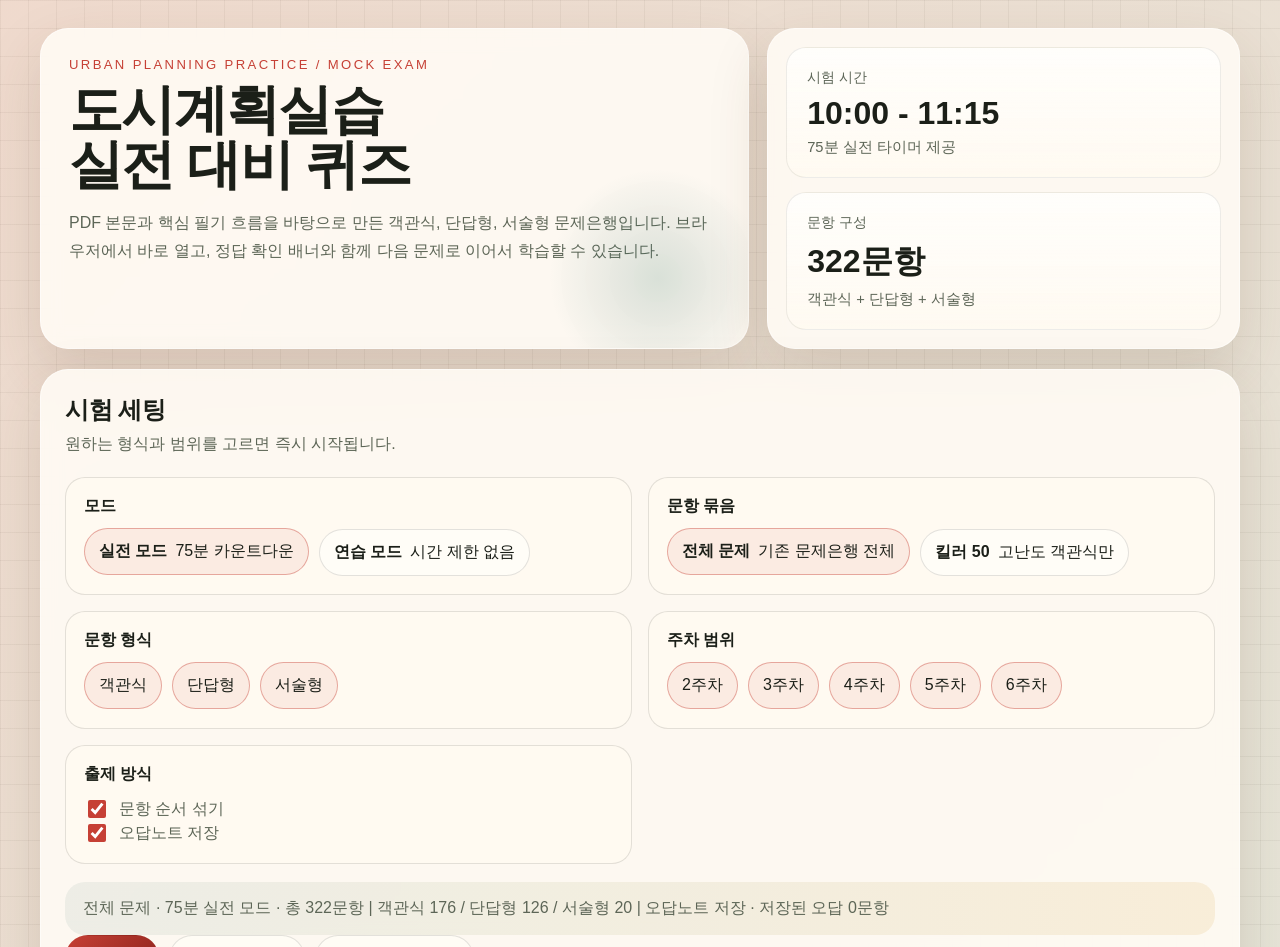
<file: index.html>
<!doctype html>
<html lang="ko">
<head>
  <meta charset="utf-8">
  <meta http-equiv="refresh" content="0; url=quiz-app/index.html">
  <meta name="viewport" content="width=device-width, initial-scale=1">
  <title>도시계획실습 퀴즈</title>
</head>
<body>
  <p><a href="quiz-app/index.html">도시계획실습 퀴즈 열기</a></p>
</body>
</html>
</file>
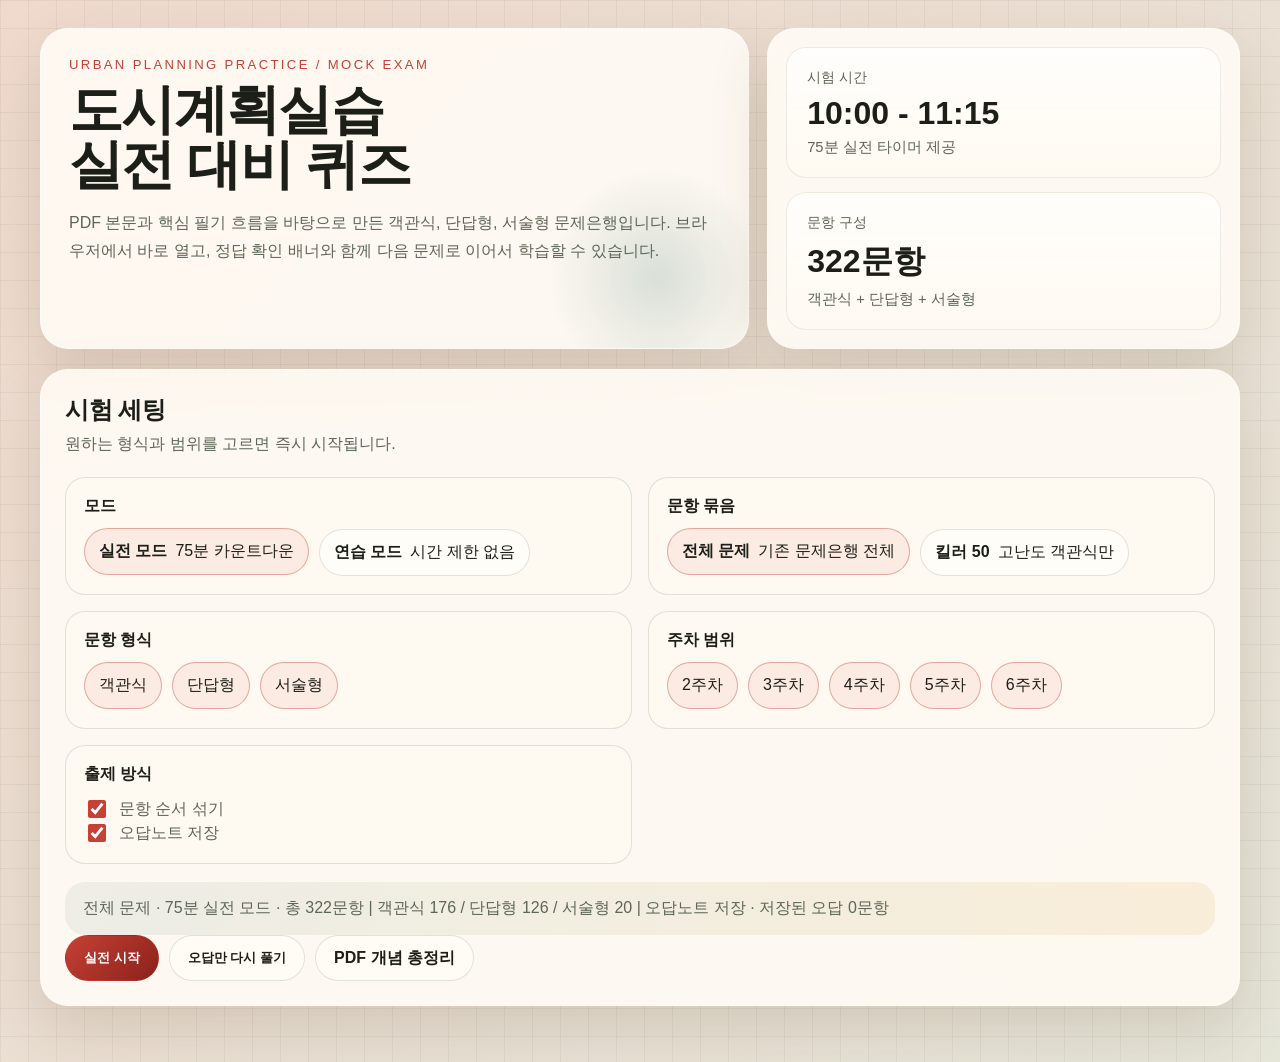
<file: quiz-app/index.html>
<!doctype html>
<html lang="ko">
<head>
  <meta charset="utf-8">
  <meta name="viewport" content="width=device-width, initial-scale=1">
  <title>도시계획실습 시험 대비 퀴즈</title>
  <link rel="stylesheet" href="./styles.css">
</head>
<body>
  <div class="page-shell">
    <header class="hero">
      <div class="hero__copy">
        <p class="eyebrow">Urban Planning Practice / Mock Exam</p>
        <h1>도시계획실습<br>실전 대비 퀴즈</h1>
        <p class="hero__text">
          PDF 본문과 핵심 필기 흐름을 바탕으로 만든 객관식, 단답형, 서술형 문제은행입니다.
          브라우저에서 바로 열고, 정답 확인 배너와 함께 다음 문제로 이어서 학습할 수 있습니다.
        </p>
      </div>
      <div class="hero__stats">
        <div class="stat-card">
          <span class="stat-card__label">시험 시간</span>
          <strong class="stat-card__value">10:00 - 11:15</strong>
          <span class="stat-card__sub">75분 실전 타이머 제공</span>
        </div>
        <div class="stat-card">
          <span class="stat-card__label">문항 구성</span>
          <strong class="stat-card__value" id="bankCount">로딩 중...</strong>
          <span class="stat-card__sub">객관식 + 단답형 + 서술형</span>
        </div>
      </div>
    </header>

    <main class="layout">
      <section class="panel panel--setup" id="setupPanel">
        <div class="panel__head">
          <h2>시험 세팅</h2>
          <p>원하는 형식과 범위를 고르면 즉시 시작됩니다.</p>
        </div>

        <div class="setup-grid">
          <div class="setup-group">
            <h3>모드</h3>
            <div class="chip-row" id="modeChips"></div>
          </div>

          <div class="setup-group">
            <h3>문항 묶음</h3>
            <div class="chip-row" id="bankScopeChips"></div>
          </div>

          <div class="setup-group">
            <h3>문항 형식</h3>
            <div class="toggle-grid" id="typeToggles"></div>
          </div>

          <div class="setup-group">
            <h3>주차 범위</h3>
            <div class="toggle-grid" id="weekToggles"></div>
          </div>

          <div class="setup-group">
            <h3>출제 방식</h3>
            <label class="switch">
              <input type="checkbox" id="shuffleToggle" checked>
              <span>문항 순서 섞기</span>
            </label>
            <label class="switch">
              <input type="checkbox" id="repeatWrongToggle" checked>
              <span>오답노트 저장</span>
            </label>
          </div>
        </div>

        <div class="setup-summary" id="setupSummary"></div>

        <div class="button-row">
          <button class="button button--primary" id="startButton">실전 시작</button>
          <button class="button button--ghost" id="startWrongOnlyButton">오답만 다시 풀기</button>
          <a class="button button--ghost" href="./concepts.html">PDF 개념 총정리</a>
        </div>
      </section>

      <section class="panel panel--quiz is-hidden" id="quizPanel">
        <div class="progress-head">
          <div class="progress-meta">
            <span class="progress-meta__label" id="progressLabel">0 / 0</span>
            <h2 id="questionTitle">문제를 불러오는 중입니다.</h2>
            <p id="questionMeta">-</p>
          </div>
          <div class="progress-tools">
            <div class="timer" id="timer">연습 모드</div>
            <button class="button button--ghost button--small" id="quitButton">중단</button>
          </div>
        </div>

        <div class="progress-bar">
          <div class="progress-bar__fill" id="progressFill"></div>
        </div>

        <article class="question-card" id="questionCard">
          <div class="question-card__type" id="questionType">객관식</div>
          <div class="question-card__body">
            <p class="question-card__prompt" id="questionPrompt"></p>
            <div class="question-card__choices" id="questionChoices"></div>
            <div class="question-card__input-wrap is-hidden" id="textAnswerWrap">
              <label class="visually-hidden" for="textAnswer">답안</label>
              <input id="textAnswer" class="text-answer" type="text" autocomplete="off" placeholder="답을 입력하세요">
            </div>
            <div class="question-card__input-wrap is-hidden" id="essayAnswerWrap">
              <label class="visually-hidden" for="essayAnswer">서술 답안</label>
              <textarea id="essayAnswer" class="essay-answer" placeholder="핵심 개념의 흐름을 적어보세요"></textarea>
            </div>
          </div>

          <div class="question-card__actions">
            <button class="button button--primary is-hidden" id="submitButton">정답 확인</button>
            <a class="button button--ghost is-hidden" id="sourceLink">개념 총정리 보기</a>
          </div>

          <div class="answer-panel is-hidden" id="answerPanel">
            <div class="answer-panel__badge" id="answerBadge">정답!</div>
            <div class="answer-panel__body">
              <p class="answer-panel__line"><strong>정답:</strong> <span id="answerValue"></span></p>
              <p class="answer-panel__line" id="answerExplain"></p>
              <p class="answer-panel__line is-hidden" id="essayFeedback"></p>
            </div>
            <div class="answer-panel__actions">
              <button class="button button--primary" id="nextButton">다음 문제</button>
            </div>
          </div>
        </article>
      </section>

      <section class="panel panel--result is-hidden" id="resultPanel">
        <div class="panel__head">
          <h2>세션 결과</h2>
          <p id="resultSummary">학습 결과를 정리하는 중입니다.</p>
        </div>

        <div class="result-grid">
          <div class="result-card">
            <span class="result-card__label">정답 수</span>
            <strong class="result-card__value" id="resultCorrect">0</strong>
          </div>
          <div class="result-card">
            <span class="result-card__label">오답 수</span>
            <strong class="result-card__value" id="resultWrong">0</strong>
          </div>
          <div class="result-card">
            <span class="result-card__label">정답률</span>
            <strong class="result-card__value" id="resultRate">0%</strong>
          </div>
        </div>

        <div class="review-list" id="reviewList"></div>

        <div class="button-row">
          <button class="button button--primary" id="restartButton">다시 시작</button>
          <button class="button button--ghost" id="retryWrongButton">오답만 다시</button>
          <a class="button button--ghost" href="./concepts.html">PDF 개념 총정리</a>
        </div>
      </section>
    </main>
  </div>

  <script src="./data.js"></script>
  <script src="./app.js"></script>
</body>
</html>
</file>
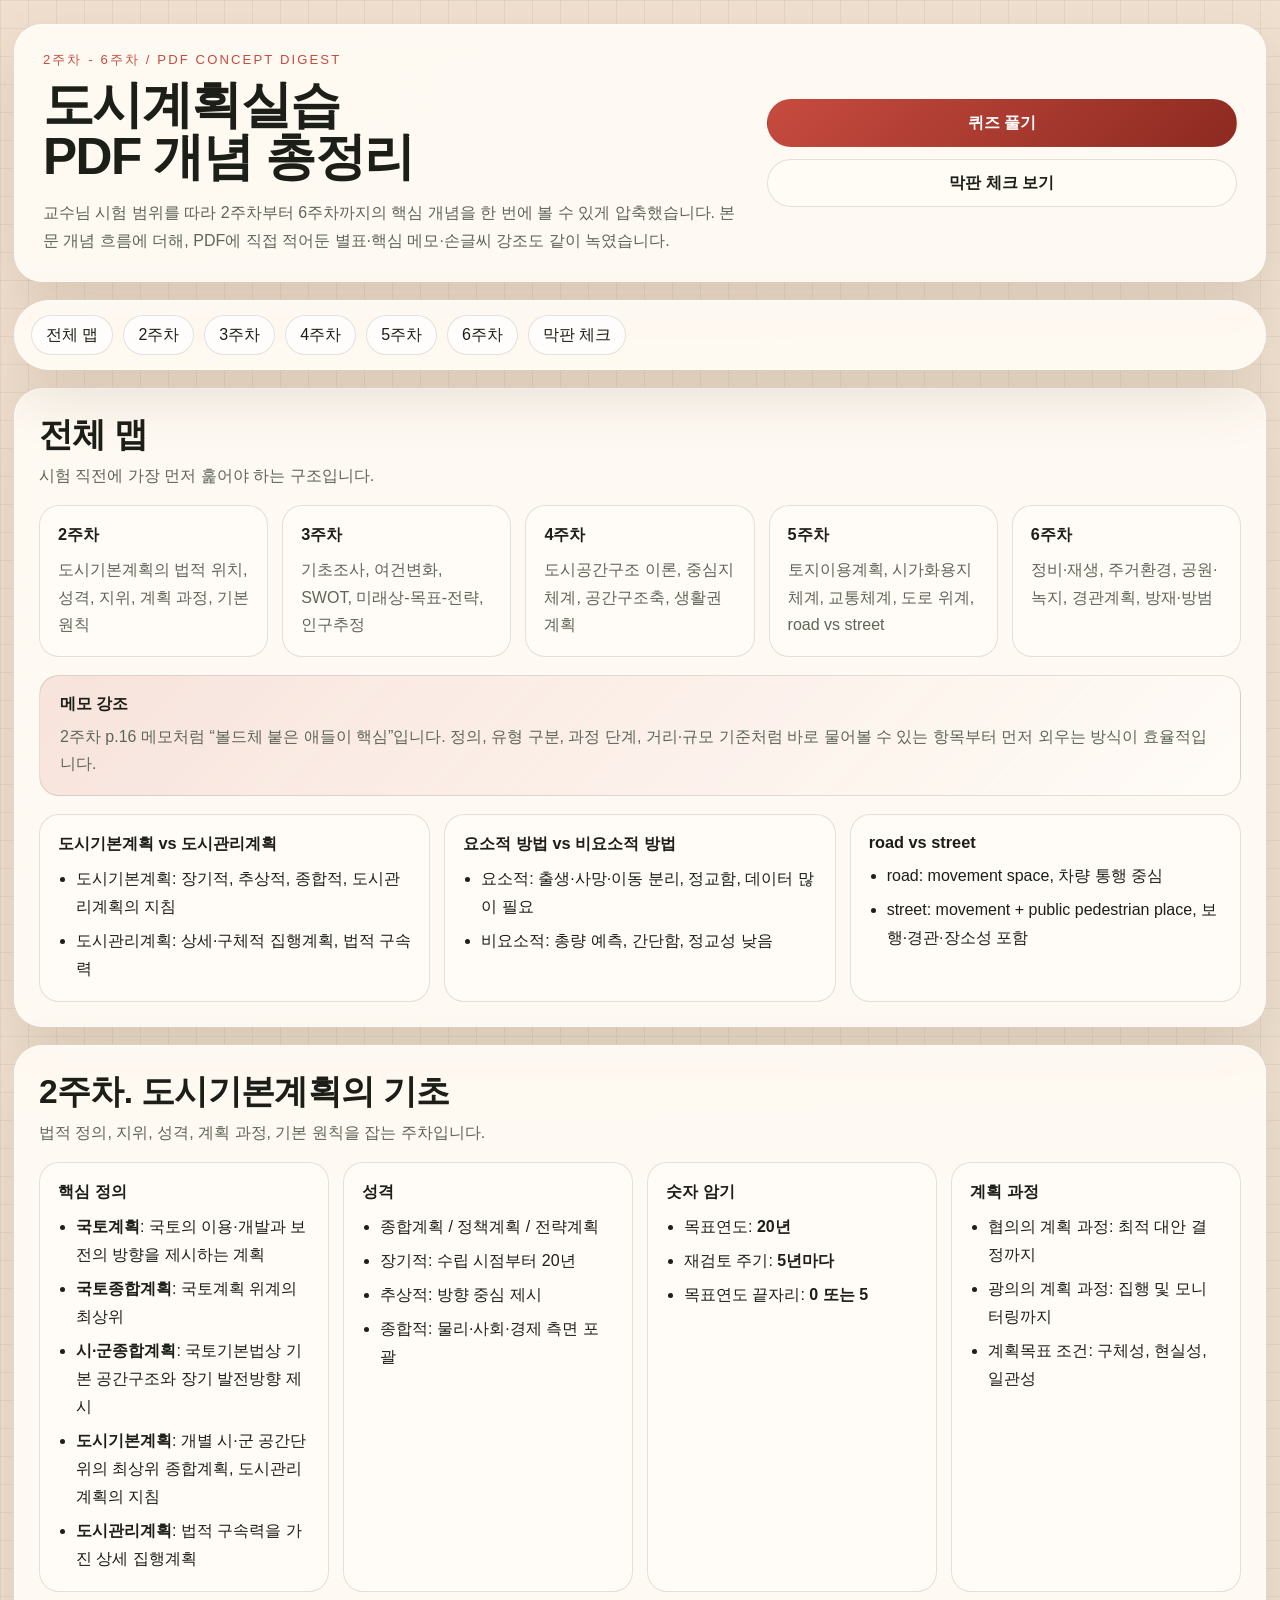
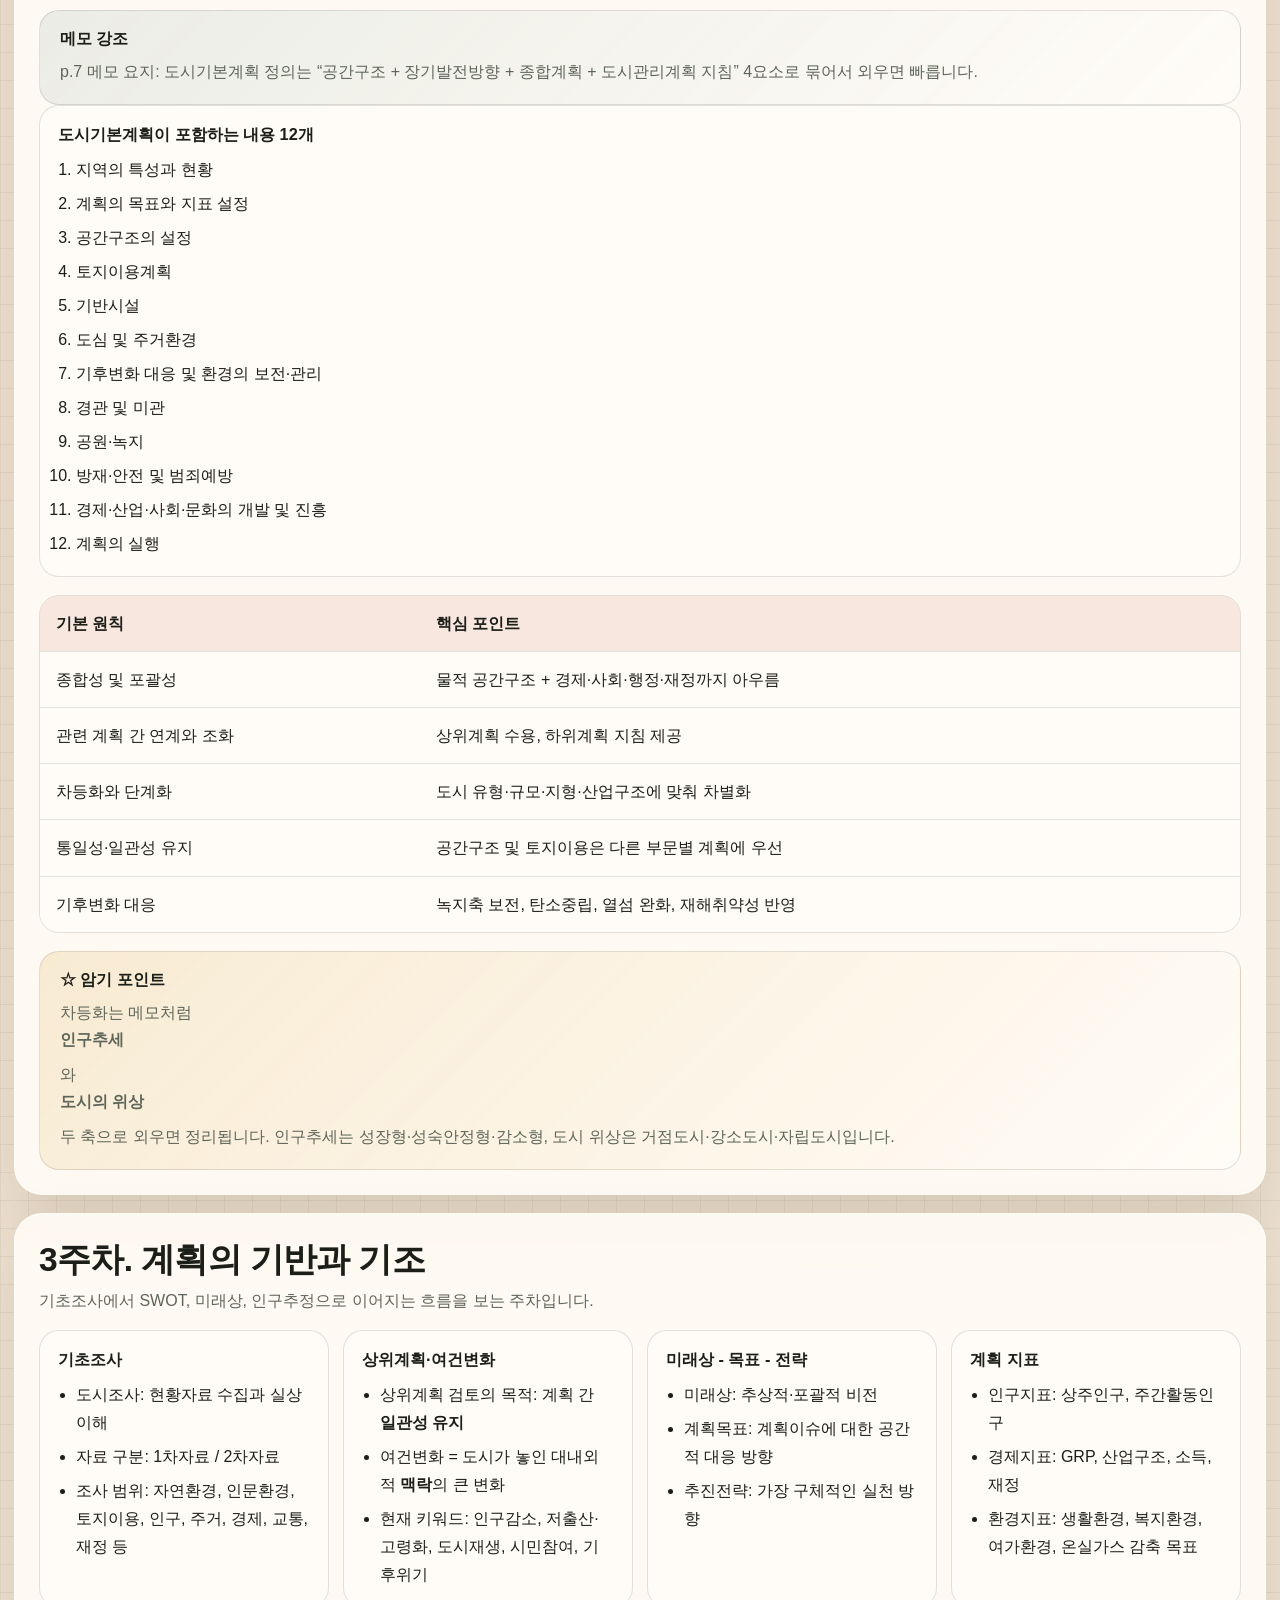
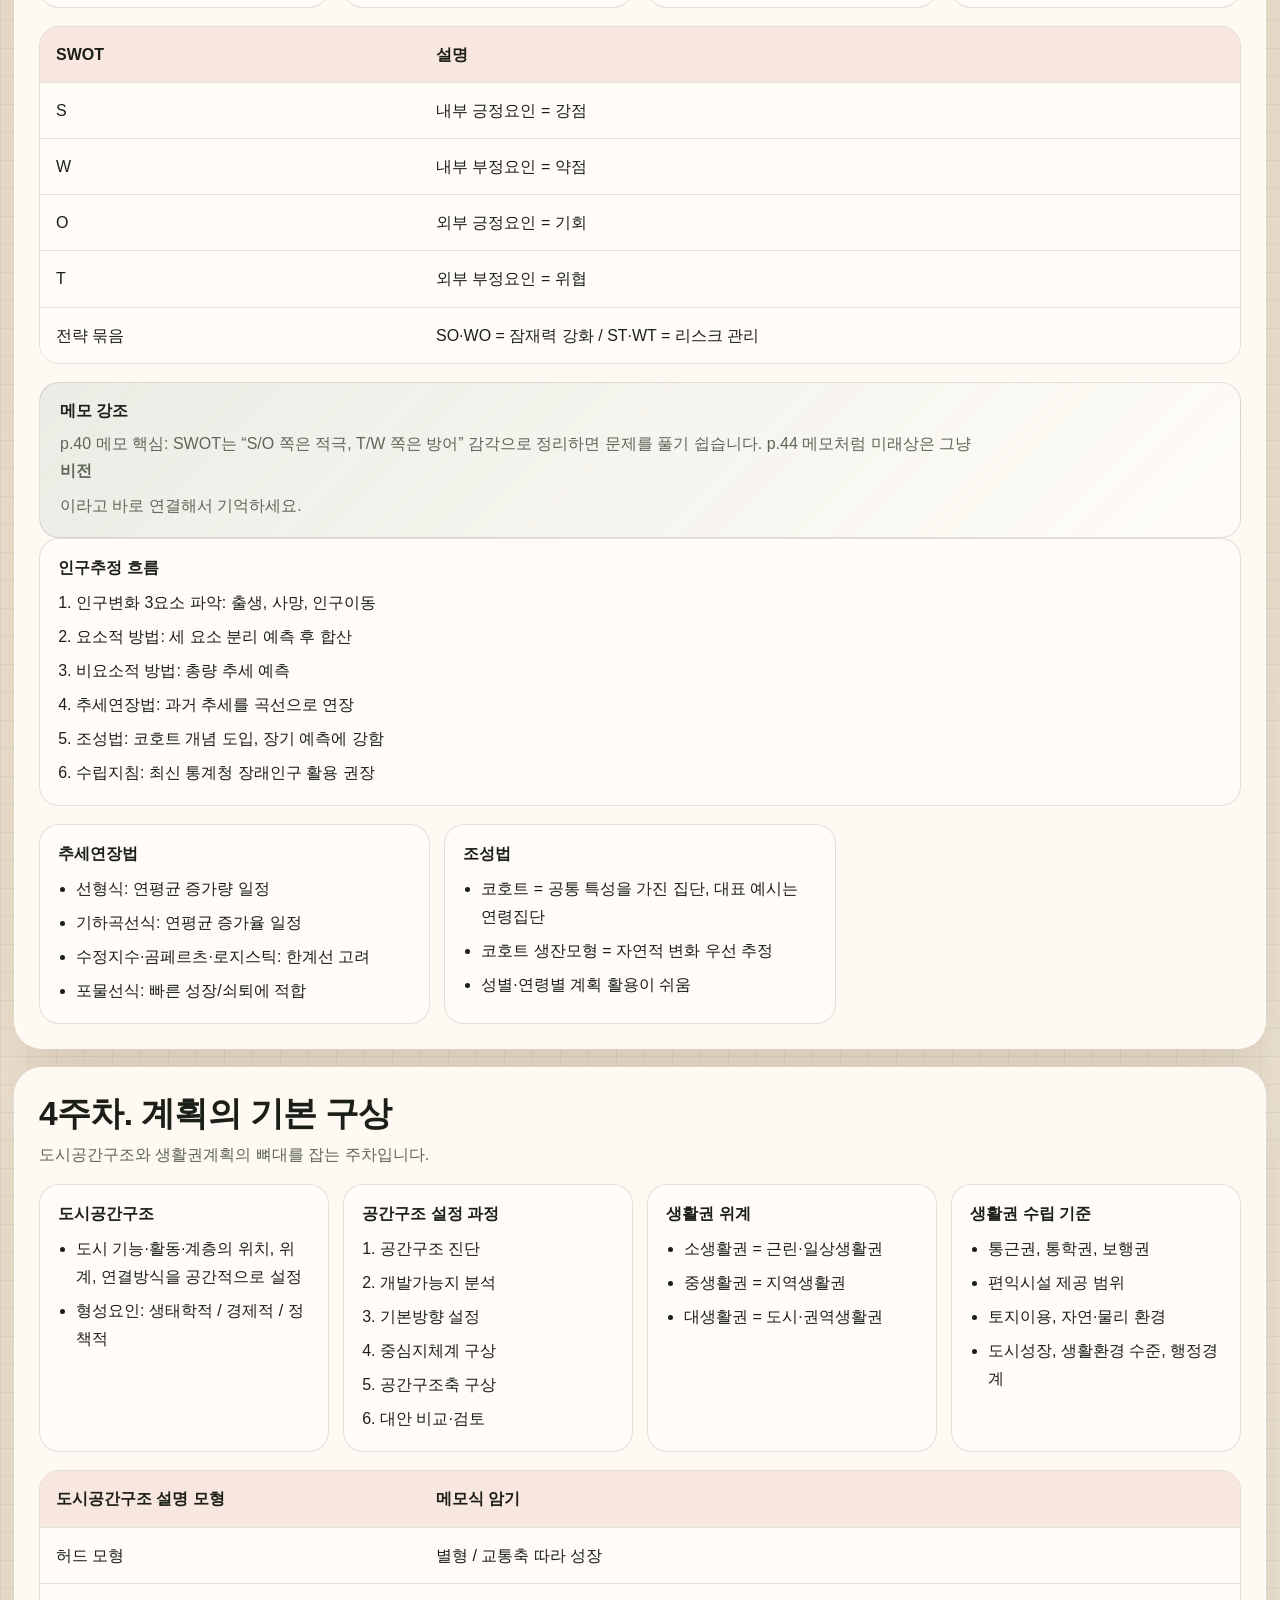
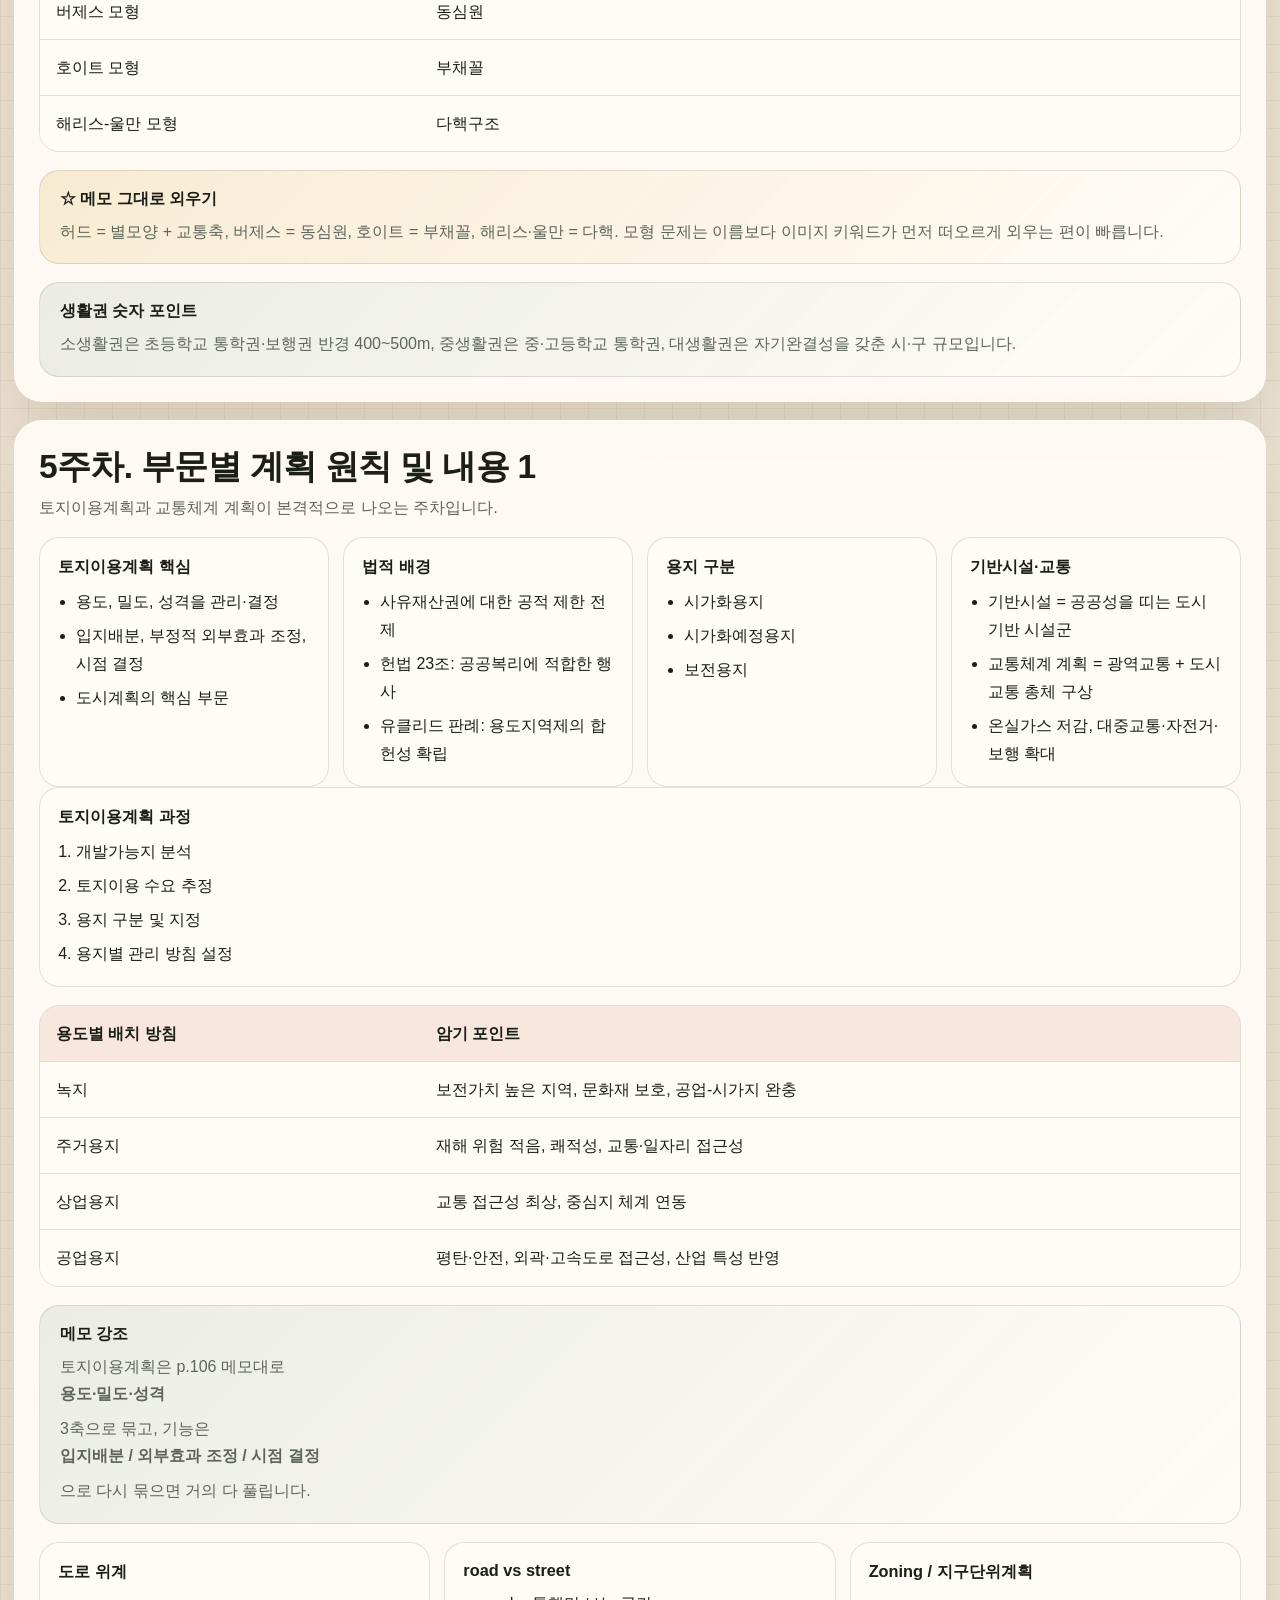
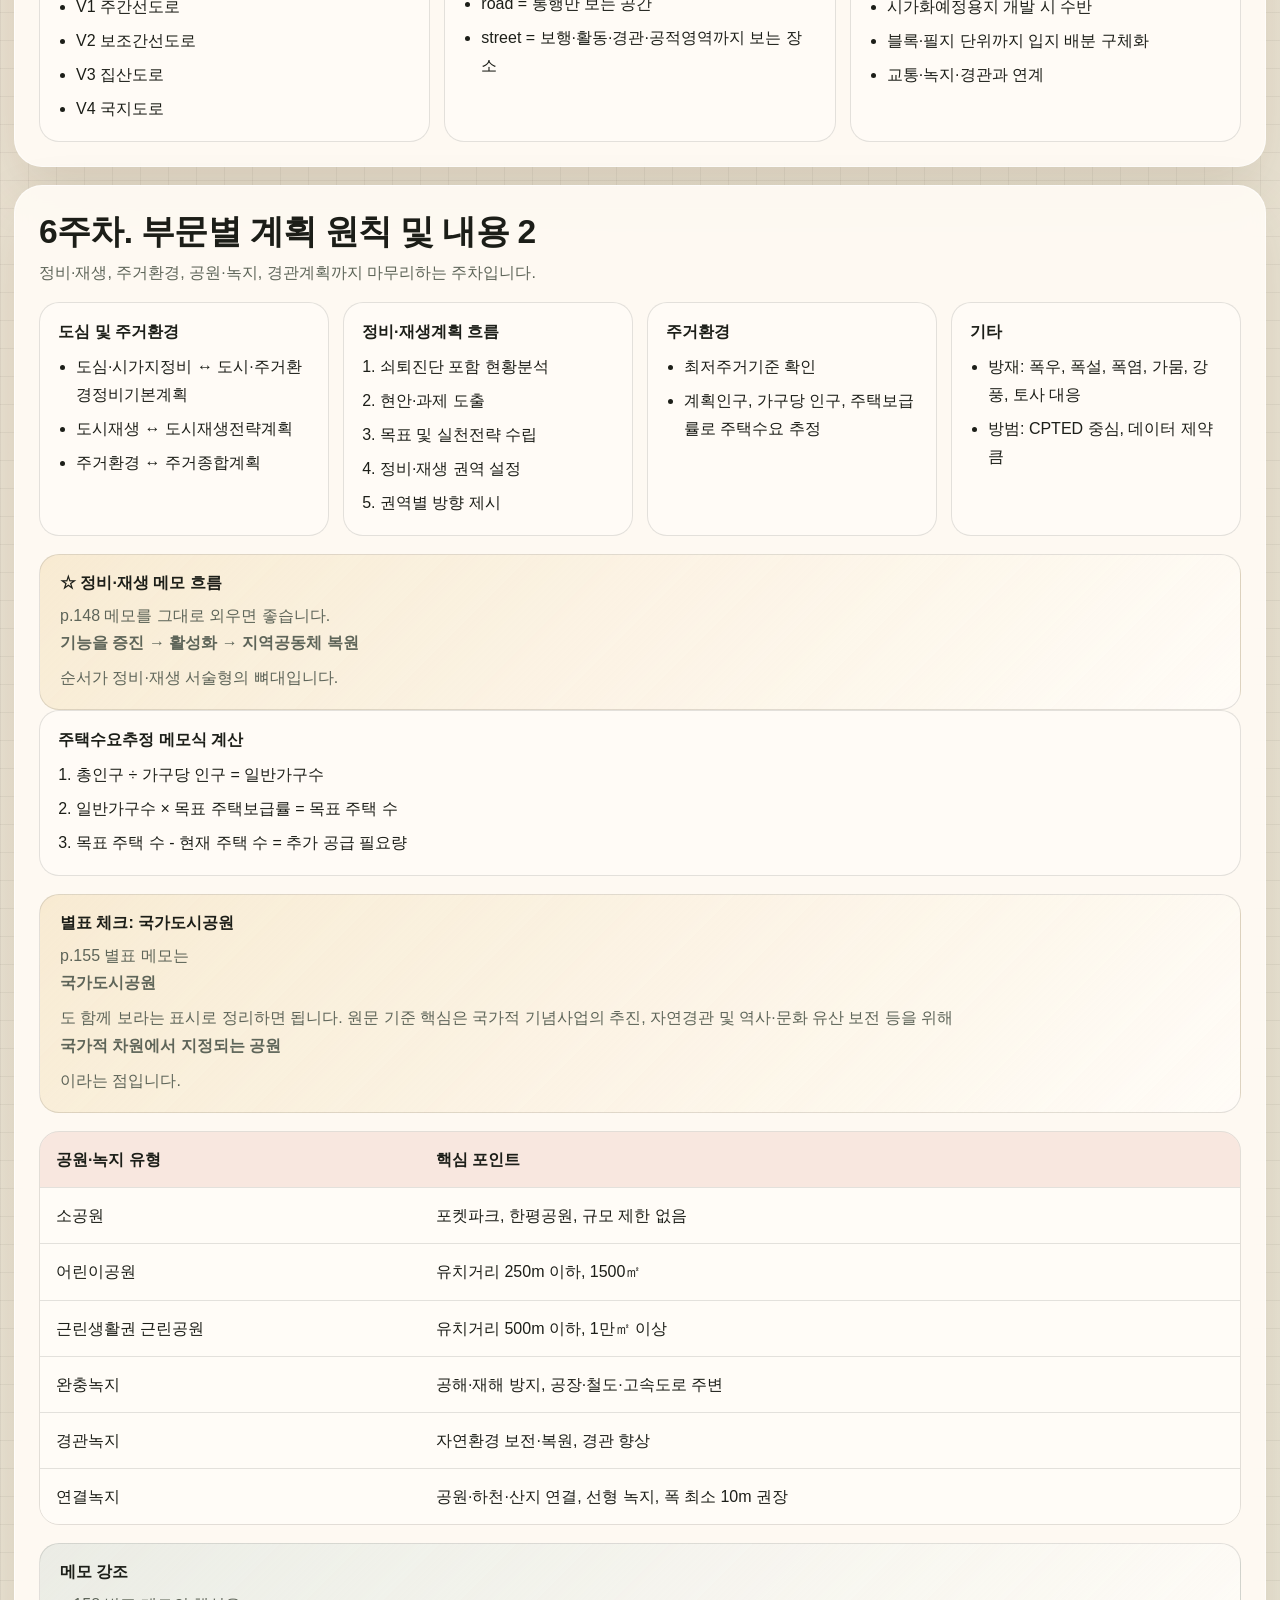
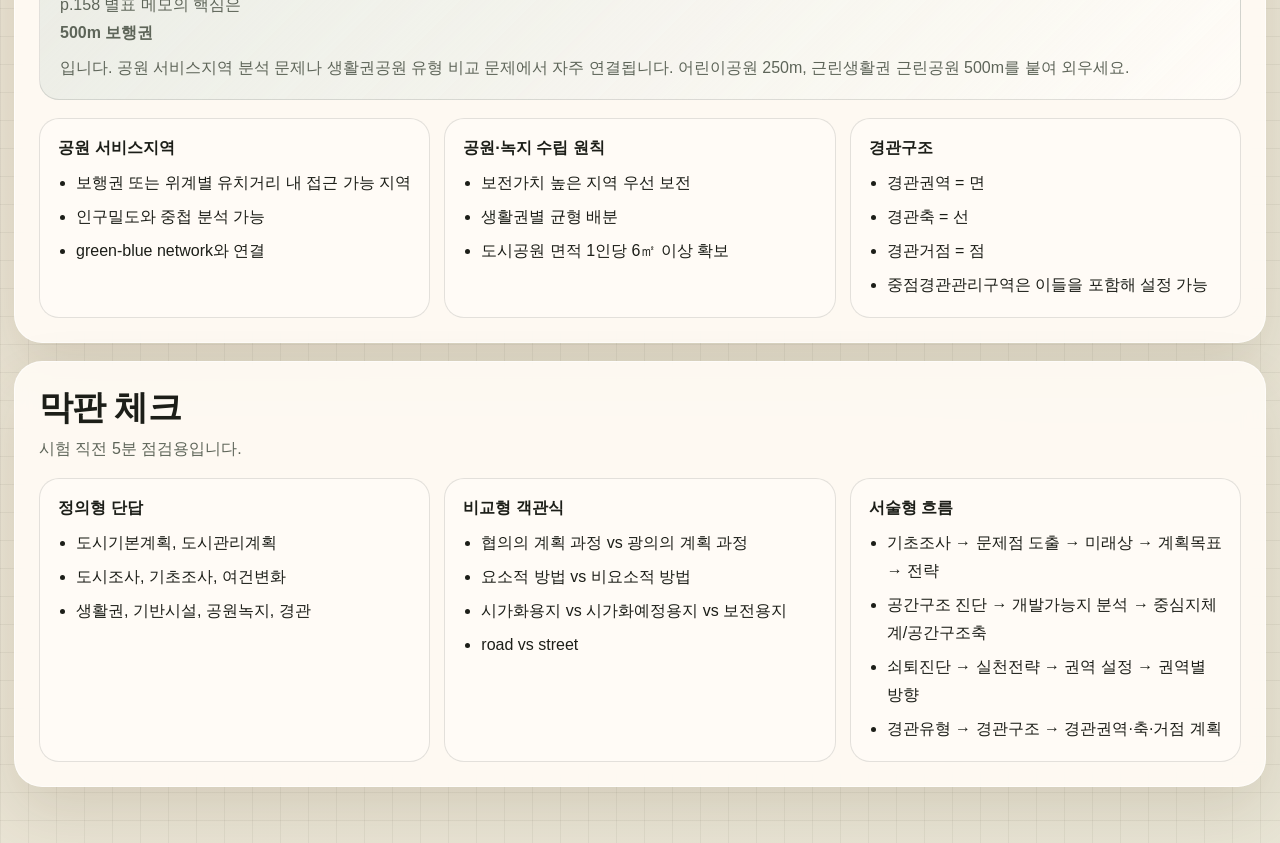
<file: quiz-app/concepts.html>
<!doctype html>
<html lang="ko">
<head>
  <meta charset="utf-8">
  <meta name="viewport" content="width=device-width, initial-scale=1">
  <title>도시계획실습 PDF 개념 총정리</title>
  <link rel="stylesheet" href="./concepts.css">
</head>
<body>
  <div class="study-shell">
    <header class="study-hero">
      <div class="study-hero__copy">
        <p class="study-hero__eyebrow">2주차 - 6주차 / PDF Concept Digest</p>
        <h1>도시계획실습<br>PDF 개념 총정리</h1>
        <p class="study-hero__text">
          교수님 시험 범위를 따라 2주차부터 6주차까지의 핵심 개념을 한 번에 볼 수 있게 압축했습니다.
          본문 개념 흐름에 더해, PDF에 직접 적어둔 별표·핵심 메모·손글씨 강조도 같이 녹였습니다.
        </p>
      </div>
      <div class="study-hero__actions">
        <a class="action-button action-button--primary" href="./index.html">퀴즈 풀기</a>
        <a class="action-button action-button--ghost" href="#final-check">막판 체크 보기</a>
      </div>
    </header>

    <nav class="study-nav">
      <a href="#overview">전체 맵</a>
      <a href="#week2">2주차</a>
      <a href="#week3">3주차</a>
      <a href="#week4">4주차</a>
      <a href="#week5">5주차</a>
      <a href="#week6">6주차</a>
      <a href="#final-check">막판 체크</a>
    </nav>

    <main class="study-layout">
      <section class="study-panel" id="overview">
        <div class="section-head">
          <h2>전체 맵</h2>
          <p>시험 직전에 가장 먼저 훑어야 하는 구조입니다.</p>
        </div>

        <div class="map-grid">
          <article class="map-card">
            <h3>2주차</h3>
            <p>도시기본계획의 법적 위치, 성격, 지위, 계획 과정, 기본 원칙</p>
          </article>
          <article class="map-card">
            <h3>3주차</h3>
            <p>기초조사, 여건변화, SWOT, 미래상-목표-전략, 인구추정</p>
          </article>
          <article class="map-card">
            <h3>4주차</h3>
            <p>도시공간구조 이론, 중심지체계, 공간구조축, 생활권계획</p>
          </article>
          <article class="map-card">
            <h3>5주차</h3>
            <p>토지이용계획, 시가화용지 체계, 교통체계, 도로 위계, road vs street</p>
          </article>
          <article class="map-card">
            <h3>6주차</h3>
            <p>정비·재생, 주거환경, 공원·녹지, 경관계획, 방재·방범</p>
          </article>
        </div>

        <div class="callout callout--strong">
          <strong>메모 강조</strong>
          <p>2주차 p.16 메모처럼 “볼드체 붙은 애들이 핵심”입니다. 정의, 유형 구분, 과정 단계, 거리·규모 기준처럼 바로 물어볼 수 있는 항목부터 먼저 외우는 방식이 효율적입니다.</p>
        </div>

        <div class="compare-grid">
          <article class="compare-card">
            <h3>도시기본계획 vs 도시관리계획</h3>
            <ul>
              <li>도시기본계획: 장기적, 추상적, 종합적, 도시관리계획의 지침</li>
              <li>도시관리계획: 상세·구체적 집행계획, 법적 구속력</li>
            </ul>
          </article>
          <article class="compare-card">
            <h3>요소적 방법 vs 비요소적 방법</h3>
            <ul>
              <li>요소적: 출생·사망·이동 분리, 정교함, 데이터 많이 필요</li>
              <li>비요소적: 총량 예측, 간단함, 정교성 낮음</li>
            </ul>
          </article>
          <article class="compare-card">
            <h3>road vs street</h3>
            <ul>
              <li>road: movement space, 차량 통행 중심</li>
              <li>street: movement + public pedestrian place, 보행·경관·장소성 포함</li>
            </ul>
          </article>
        </div>
      </section>

      <section class="study-panel" id="week2">
        <div class="section-head">
          <h2>2주차. 도시기본계획의 기초</h2>
          <p>법적 정의, 지위, 성격, 계획 과정, 기본 원칙을 잡는 주차입니다.</p>
        </div>

        <div class="summary-grid">
          <article class="study-card">
            <h3>핵심 정의</h3>
            <ul>
              <li><strong>국토계획</strong>: 국토의 이용·개발과 보전의 방향을 제시하는 계획</li>
              <li><strong>국토종합계획</strong>: 국토계획 위계의 최상위</li>
              <li><strong>시·군종합계획</strong>: 국토기본법상 기본 공간구조와 장기 발전방향 제시</li>
              <li><strong>도시기본계획</strong>: 개별 시·군 공간단위의 최상위 종합계획, 도시관리계획의 지침</li>
              <li><strong>도시관리계획</strong>: 법적 구속력을 가진 상세 집행계획</li>
            </ul>
          </article>

          <article class="study-card">
            <h3>성격</h3>
            <ul>
              <li>종합계획 / 정책계획 / 전략계획</li>
              <li>장기적: 수립 시점부터 20년</li>
              <li>추상적: 방향 중심 제시</li>
              <li>종합적: 물리·사회·경제 측면 포괄</li>
            </ul>
          </article>

          <article class="study-card">
            <h3>숫자 암기</h3>
            <ul>
              <li>목표연도: <strong>20년</strong></li>
              <li>재검토 주기: <strong>5년마다</strong></li>
              <li>목표연도 끝자리: <strong>0 또는 5</strong></li>
            </ul>
          </article>

          <article class="study-card">
            <h3>계획 과정</h3>
            <ul>
              <li>협의의 계획 과정: 최적 대안 결정까지</li>
              <li>광의의 계획 과정: 집행 및 모니터링까지</li>
              <li>계획목표 조건: 구체성, 현실성, 일관성</li>
            </ul>
          </article>
        </div>

        <div class="callout">
          <strong>메모 강조</strong>
          <p>p.7 메모 요지: 도시기본계획 정의는 “공간구조 + 장기발전방향 + 종합계획 + 도시관리계획 지침” 4요소로 묶어서 외우면 빠릅니다.</p>
        </div>

        <div class="timeline-card">
          <h3>도시기본계획이 포함하는 내용 12개</h3>
          <ol>
            <li>지역의 특성과 현황</li>
            <li>계획의 목표와 지표 설정</li>
            <li>공간구조의 설정</li>
            <li>토지이용계획</li>
            <li>기반시설</li>
            <li>도심 및 주거환경</li>
            <li>기후변화 대응 및 환경의 보전·관리</li>
            <li>경관 및 미관</li>
            <li>공원·녹지</li>
            <li>방재·안전 및 범죄예방</li>
            <li>경제·산업·사회·문화의 개발 및 진흥</li>
            <li>계획의 실행</li>
          </ol>
        </div>

        <div class="study-table">
          <div class="study-table__row study-table__row--head">
            <div>기본 원칙</div>
            <div>핵심 포인트</div>
          </div>
          <div class="study-table__row">
            <div>종합성 및 포괄성</div>
            <div>물적 공간구조 + 경제·사회·행정·재정까지 아우름</div>
          </div>
          <div class="study-table__row">
            <div>관련 계획 간 연계와 조화</div>
            <div>상위계획 수용, 하위계획 지침 제공</div>
          </div>
          <div class="study-table__row">
            <div>차등화와 단계화</div>
            <div>도시 유형·규모·지형·산업구조에 맞춰 차별화</div>
          </div>
          <div class="study-table__row">
            <div>통일성·일관성 유지</div>
            <div>공간구조 및 토지이용은 다른 부문별 계획에 우선</div>
          </div>
          <div class="study-table__row">
            <div>기후변화 대응</div>
            <div>녹지축 보전, 탄소중립, 열섬 완화, 재해취약성 반영</div>
          </div>
        </div>

        <div class="callout callout--star">
          <strong>☆ 암기 포인트</strong>
          <p>차등화는 메모처럼 <strong>인구추세</strong>와 <strong>도시의 위상</strong> 두 축으로 외우면 정리됩니다. 인구추세는 성장형·성숙안정형·감소형, 도시 위상은 거점도시·강소도시·자립도시입니다.</p>
        </div>
      </section>

      <section class="study-panel" id="week3">
        <div class="section-head">
          <h2>3주차. 계획의 기반과 기조</h2>
          <p>기초조사에서 SWOT, 미래상, 인구추정으로 이어지는 흐름을 보는 주차입니다.</p>
        </div>

        <div class="summary-grid">
          <article class="study-card">
            <h3>기초조사</h3>
            <ul>
              <li>도시조사: 현황자료 수집과 실상 이해</li>
              <li>자료 구분: 1차자료 / 2차자료</li>
              <li>조사 범위: 자연환경, 인문환경, 토지이용, 인구, 주거, 경제, 교통, 재정 등</li>
            </ul>
          </article>

          <article class="study-card">
            <h3>상위계획·여건변화</h3>
            <ul>
              <li>상위계획 검토의 목적: 계획 간 <strong>일관성 유지</strong></li>
              <li>여건변화 = 도시가 놓인 대내외적 <strong>맥락</strong>의 큰 변화</li>
              <li>현재 키워드: 인구감소, 저출산·고령화, 도시재생, 시민참여, 기후위기</li>
            </ul>
          </article>

          <article class="study-card">
            <h3>미래상 - 목표 - 전략</h3>
            <ul>
              <li>미래상: 추상적·포괄적 비전</li>
              <li>계획목표: 계획이슈에 대한 공간적 대응 방향</li>
              <li>추진전략: 가장 구체적인 실천 방향</li>
            </ul>
          </article>

          <article class="study-card">
            <h3>계획 지표</h3>
            <ul>
              <li>인구지표: 상주인구, 주간활동인구</li>
              <li>경제지표: GRP, 산업구조, 소득, 재정</li>
              <li>환경지표: 생활환경, 복지환경, 여가환경, 온실가스 감축 목표</li>
            </ul>
          </article>
        </div>

        <div class="study-table">
          <div class="study-table__row study-table__row--head">
            <div>SWOT</div>
            <div>설명</div>
          </div>
          <div class="study-table__row">
            <div>S</div>
            <div>내부 긍정요인 = 강점</div>
          </div>
          <div class="study-table__row">
            <div>W</div>
            <div>내부 부정요인 = 약점</div>
          </div>
          <div class="study-table__row">
            <div>O</div>
            <div>외부 긍정요인 = 기회</div>
          </div>
          <div class="study-table__row">
            <div>T</div>
            <div>외부 부정요인 = 위협</div>
          </div>
          <div class="study-table__row">
            <div>전략 묶음</div>
            <div>SO·WO = 잠재력 강화 / ST·WT = 리스크 관리</div>
          </div>
        </div>

        <div class="callout">
          <strong>메모 강조</strong>
          <p>p.40 메모 핵심: SWOT는 “S/O 쪽은 적극, T/W 쪽은 방어” 감각으로 정리하면 문제를 풀기 쉽습니다. p.44 메모처럼 미래상은 그냥 <strong>비전</strong>이라고 바로 연결해서 기억하세요.</p>
        </div>

        <div class="timeline-card">
          <h3>인구추정 흐름</h3>
          <ol>
            <li>인구변화 3요소 파악: 출생, 사망, 인구이동</li>
            <li>요소적 방법: 세 요소 분리 예측 후 합산</li>
            <li>비요소적 방법: 총량 추세 예측</li>
            <li>추세연장법: 과거 추세를 곡선으로 연장</li>
            <li>조성법: 코호트 개념 도입, 장기 예측에 강함</li>
            <li>수립지침: 최신 통계청 장래인구 활용 권장</li>
          </ol>
        </div>

        <div class="compare-grid">
          <article class="compare-card">
            <h3>추세연장법</h3>
            <ul>
              <li>선형식: 연평균 증가량 일정</li>
              <li>기하곡선식: 연평균 증가율 일정</li>
              <li>수정지수·곰페르츠·로지스틱: 한계선 고려</li>
              <li>포물선식: 빠른 성장/쇠퇴에 적합</li>
            </ul>
          </article>
          <article class="compare-card">
            <h3>조성법</h3>
            <ul>
              <li>코호트 = 공통 특성을 가진 집단, 대표 예시는 연령집단</li>
              <li>코호트 생잔모형 = 자연적 변화 우선 추정</li>
              <li>성별·연령별 계획 활용이 쉬움</li>
            </ul>
          </article>
        </div>
      </section>

      <section class="study-panel" id="week4">
        <div class="section-head">
          <h2>4주차. 계획의 기본 구상</h2>
          <p>도시공간구조와 생활권계획의 뼈대를 잡는 주차입니다.</p>
        </div>

        <div class="summary-grid">
          <article class="study-card">
            <h3>도시공간구조</h3>
            <ul>
              <li>도시 기능·활동·계층의 위치, 위계, 연결방식을 공간적으로 설정</li>
              <li>형성요인: 생태학적 / 경제적 / 정책적</li>
            </ul>
          </article>

          <article class="study-card">
            <h3>공간구조 설정 과정</h3>
            <ol>
              <li>공간구조 진단</li>
              <li>개발가능지 분석</li>
              <li>기본방향 설정</li>
              <li>중심지체계 구상</li>
              <li>공간구조축 구상</li>
              <li>대안 비교·검토</li>
            </ol>
          </article>

          <article class="study-card">
            <h3>생활권 위계</h3>
            <ul>
              <li>소생활권 = 근린·일상생활권</li>
              <li>중생활권 = 지역생활권</li>
              <li>대생활권 = 도시·권역생활권</li>
            </ul>
          </article>

          <article class="study-card">
            <h3>생활권 수립 기준</h3>
            <ul>
              <li>통근권, 통학권, 보행권</li>
              <li>편익시설 제공 범위</li>
              <li>토지이용, 자연·물리 환경</li>
              <li>도시성장, 생활환경 수준, 행정경계</li>
            </ul>
          </article>
        </div>

        <div class="study-table">
          <div class="study-table__row study-table__row--head">
            <div>도시공간구조 설명 모형</div>
            <div>메모식 암기</div>
          </div>
          <div class="study-table__row">
            <div>허드 모형</div>
            <div>별형 / 교통축 따라 성장</div>
          </div>
          <div class="study-table__row">
            <div>버제스 모형</div>
            <div>동심원</div>
          </div>
          <div class="study-table__row">
            <div>호이트 모형</div>
            <div>부채꼴</div>
          </div>
          <div class="study-table__row">
            <div>해리스-울만 모형</div>
            <div>다핵구조</div>
          </div>
        </div>

        <div class="callout callout--star">
          <strong>☆ 메모 그대로 외우기</strong>
          <p>허드 = 별모양 + 교통축, 버제스 = 동심원, 호이트 = 부채꼴, 해리스·울만 = 다핵. 모형 문제는 이름보다 이미지 키워드가 먼저 떠오르게 외우는 편이 빠릅니다.</p>
        </div>

        <div class="callout">
          <strong>생활권 숫자 포인트</strong>
          <p>소생활권은 초등학교 통학권·보행권 반경 400~500m, 중생활권은 중·고등학교 통학권, 대생활권은 자기완결성을 갖춘 시·구 규모입니다.</p>
        </div>
      </section>

      <section class="study-panel" id="week5">
        <div class="section-head">
          <h2>5주차. 부문별 계획 원칙 및 내용 1</h2>
          <p>토지이용계획과 교통체계 계획이 본격적으로 나오는 주차입니다.</p>
        </div>

        <div class="summary-grid">
          <article class="study-card">
            <h3>토지이용계획 핵심</h3>
            <ul>
              <li>용도, 밀도, 성격을 관리·결정</li>
              <li>입지배분, 부정적 외부효과 조정, 시점 결정</li>
              <li>도시계획의 핵심 부문</li>
            </ul>
          </article>

          <article class="study-card">
            <h3>법적 배경</h3>
            <ul>
              <li>사유재산권에 대한 공적 제한 전제</li>
              <li>헌법 23조: 공공복리에 적합한 행사</li>
              <li>유클리드 판례: 용도지역제의 합헌성 확립</li>
            </ul>
          </article>

          <article class="study-card">
            <h3>용지 구분</h3>
            <ul>
              <li>시가화용지</li>
              <li>시가화예정용지</li>
              <li>보전용지</li>
            </ul>
          </article>

          <article class="study-card">
            <h3>기반시설·교통</h3>
            <ul>
              <li>기반시설 = 공공성을 띠는 도시 기반 시설군</li>
              <li>교통체계 계획 = 광역교통 + 도시교통 총체 구상</li>
              <li>온실가스 저감, 대중교통·자전거·보행 확대</li>
            </ul>
          </article>
        </div>

        <div class="timeline-card">
          <h3>토지이용계획 과정</h3>
          <ol>
            <li>개발가능지 분석</li>
            <li>토지이용 수요 추정</li>
            <li>용지 구분 및 지정</li>
            <li>용지별 관리 방침 설정</li>
          </ol>
        </div>

        <div class="study-table">
          <div class="study-table__row study-table__row--head">
            <div>용도별 배치 방침</div>
            <div>암기 포인트</div>
          </div>
          <div class="study-table__row">
            <div>녹지</div>
            <div>보전가치 높은 지역, 문화재 보호, 공업-시가지 완충</div>
          </div>
          <div class="study-table__row">
            <div>주거용지</div>
            <div>재해 위험 적음, 쾌적성, 교통·일자리 접근성</div>
          </div>
          <div class="study-table__row">
            <div>상업용지</div>
            <div>교통 접근성 최상, 중심지 체계 연동</div>
          </div>
          <div class="study-table__row">
            <div>공업용지</div>
            <div>평탄·안전, 외곽·고속도로 접근성, 산업 특성 반영</div>
          </div>
        </div>

        <div class="callout">
          <strong>메모 강조</strong>
          <p>토지이용계획은 p.106 메모대로 <strong>용도·밀도·성격</strong> 3축으로 묶고, 기능은 <strong>입지배분 / 외부효과 조정 / 시점 결정</strong>으로 다시 묶으면 거의 다 풀립니다.</p>
        </div>

        <div class="compare-grid">
          <article class="compare-card">
            <h3>도로 위계</h3>
            <ul>
              <li>V1 주간선도로</li>
              <li>V2 보조간선도로</li>
              <li>V3 집산도로</li>
              <li>V4 국지도로</li>
            </ul>
          </article>
          <article class="compare-card">
            <h3>road vs street</h3>
            <ul>
              <li>road = 통행만 보는 공간</li>
              <li>street = 보행·활동·경관·공적영역까지 보는 장소</li>
            </ul>
          </article>
          <article class="compare-card">
            <h3>Zoning / 지구단위계획</h3>
            <ul>
              <li>시가화예정용지 개발 시 수반</li>
              <li>블록·필지 단위까지 입지 배분 구체화</li>
              <li>교통·녹지·경관과 연계</li>
            </ul>
          </article>
        </div>
      </section>

      <section class="study-panel" id="week6">
        <div class="section-head">
          <h2>6주차. 부문별 계획 원칙 및 내용 2</h2>
          <p>정비·재생, 주거환경, 공원·녹지, 경관계획까지 마무리하는 주차입니다.</p>
        </div>

        <div class="summary-grid">
          <article class="study-card">
            <h3>도심 및 주거환경</h3>
            <ul>
              <li>도심·시가지정비 ↔ 도시·주거환경정비기본계획</li>
              <li>도시재생 ↔ 도시재생전략계획</li>
              <li>주거환경 ↔ 주거종합계획</li>
            </ul>
          </article>

          <article class="study-card">
            <h3>정비·재생계획 흐름</h3>
            <ol>
              <li>쇠퇴진단 포함 현황분석</li>
              <li>현안·과제 도출</li>
              <li>목표 및 실천전략 수립</li>
              <li>정비·재생 권역 설정</li>
              <li>권역별 방향 제시</li>
            </ol>
          </article>

          <article class="study-card">
            <h3>주거환경</h3>
            <ul>
              <li>최저주거기준 확인</li>
              <li>계획인구, 가구당 인구, 주택보급률로 주택수요 추정</li>
            </ul>
          </article>

          <article class="study-card">
            <h3>기타</h3>
            <ul>
              <li>방재: 폭우, 폭설, 폭염, 가뭄, 강풍, 토사 대응</li>
              <li>방범: CPTED 중심, 데이터 제약 큼</li>
            </ul>
          </article>
        </div>

        <div class="callout callout--star">
          <strong>☆ 정비·재생 메모 흐름</strong>
          <p>p.148 메모를 그대로 외우면 좋습니다. <strong>기능을 증진 → 활성화 → 지역공동체 복원</strong> 순서가 정비·재생 서술형의 뼈대입니다.</p>
        </div>

        <div class="timeline-card">
          <h3>주택수요추정 메모식 계산</h3>
          <ol>
            <li>총인구 ÷ 가구당 인구 = 일반가구수</li>
            <li>일반가구수 × 목표 주택보급률 = 목표 주택 수</li>
            <li>목표 주택 수 - 현재 주택 수 = 추가 공급 필요량</li>
          </ol>
        </div>

        <div class="callout callout--star">
          <strong>별표 체크: 국가도시공원</strong>
          <p>p.155 별표 메모는 <strong>국가도시공원</strong>도 함께 보라는 표시로 정리하면 됩니다. 원문 기준 핵심은 국가적 기념사업의 추진, 자연경관 및 역사·문화 유산 보전 등을 위해 <strong>국가적 차원에서 지정되는 공원</strong>이라는 점입니다.</p>
        </div>

        <div class="study-table">
          <div class="study-table__row study-table__row--head">
            <div>공원·녹지 유형</div>
            <div>핵심 포인트</div>
          </div>
          <div class="study-table__row">
            <div>소공원</div>
            <div>포켓파크, 한평공원, 규모 제한 없음</div>
          </div>
          <div class="study-table__row">
            <div>어린이공원</div>
            <div>유치거리 250m 이하, 1500㎡</div>
          </div>
          <div class="study-table__row">
            <div>근린생활권 근린공원</div>
            <div>유치거리 500m 이하, 1만㎡ 이상</div>
          </div>
          <div class="study-table__row">
            <div>완충녹지</div>
            <div>공해·재해 방지, 공장·철도·고속도로 주변</div>
          </div>
          <div class="study-table__row">
            <div>경관녹지</div>
            <div>자연환경 보전·복원, 경관 향상</div>
          </div>
          <div class="study-table__row">
            <div>연결녹지</div>
            <div>공원·하천·산지 연결, 선형 녹지, 폭 최소 10m 권장</div>
          </div>
        </div>

        <div class="callout">
          <strong>메모 강조</strong>
          <p>p.158 별표 메모의 핵심은 <strong>500m 보행권</strong>입니다. 공원 서비스지역 분석 문제나 생활권공원 유형 비교 문제에서 자주 연결됩니다. 어린이공원 250m, 근린생활권 근린공원 500m를 붙여 외우세요.</p>
        </div>

        <div class="compare-grid">
          <article class="compare-card">
            <h3>공원 서비스지역</h3>
            <ul>
              <li>보행권 또는 위계별 유치거리 내 접근 가능 지역</li>
              <li>인구밀도와 중첩 분석 가능</li>
              <li>green-blue network와 연결</li>
            </ul>
          </article>
          <article class="compare-card">
            <h3>공원·녹지 수립 원칙</h3>
            <ul>
              <li>보전가치 높은 지역 우선 보전</li>
              <li>생활권별 균형 배분</li>
              <li>도시공원 면적 1인당 6㎡ 이상 확보</li>
            </ul>
          </article>
          <article class="compare-card">
            <h3>경관구조</h3>
            <ul>
              <li>경관권역 = 면</li>
              <li>경관축 = 선</li>
              <li>경관거점 = 점</li>
              <li>중점경관관리구역은 이들을 포함해 설정 가능</li>
            </ul>
          </article>
        </div>
      </section>

      <section class="study-panel" id="final-check">
        <div class="section-head">
          <h2>막판 체크</h2>
          <p>시험 직전 5분 점검용입니다.</p>
        </div>

        <div class="final-grid">
          <article class="final-card">
            <h3>정의형 단답</h3>
            <ul>
              <li>도시기본계획, 도시관리계획</li>
              <li>도시조사, 기초조사, 여건변화</li>
              <li>생활권, 기반시설, 공원녹지, 경관</li>
            </ul>
          </article>
          <article class="final-card">
            <h3>비교형 객관식</h3>
            <ul>
              <li>협의의 계획 과정 vs 광의의 계획 과정</li>
              <li>요소적 방법 vs 비요소적 방법</li>
              <li>시가화용지 vs 시가화예정용지 vs 보전용지</li>
              <li>road vs street</li>
            </ul>
          </article>
          <article class="final-card">
            <h3>서술형 흐름</h3>
            <ul>
              <li>기초조사 → 문제점 도출 → 미래상 → 계획목표 → 전략</li>
              <li>공간구조 진단 → 개발가능지 분석 → 중심지체계/공간구조축</li>
              <li>쇠퇴진단 → 실천전략 → 권역 설정 → 권역별 방향</li>
              <li>경관유형 → 경관구조 → 경관권역·축·거점 계획</li>
            </ul>
          </article>
        </div>
      </section>
    </main>
  </div>
</body>
</html>
</file>
<file: quiz-app/styles.css>
:root {
  --bg: #f5efe2;
  --paper: rgba(255, 251, 244, 0.9);
  --ink: #1b1f18;
  --muted: #5d6657;
  --accent: #c64035;
  --accent-deep: #8a221b;
  --teal: #2e7067;
  --gold: #d79a22;
  --line: rgba(27, 31, 24, 0.12);
  --line-strong: rgba(27, 31, 24, 0.22);
  --success: #1e7b58;
  --danger: #b5342b;
  --shadow: 0 24px 60px rgba(78, 55, 25, 0.15);
  --radius-xl: 28px;
  --radius-lg: 20px;
  --radius-md: 14px;
}

* {
  box-sizing: border-box;
}

html,
body {
  margin: 0;
  min-height: 100%;
}

body {
  color: var(--ink);
  font-family: "Malgun Gothic", "Segoe UI Variable Text", sans-serif;
  overflow-x: hidden;
  background:
    linear-gradient(135deg, rgba(198, 64, 53, 0.12), rgba(46, 112, 103, 0.08)),
    linear-gradient(90deg, rgba(27, 31, 24, 0.05) 1px, transparent 1px),
    linear-gradient(rgba(27, 31, 24, 0.05) 1px, transparent 1px),
    var(--bg);
  background-size: auto, 28px 28px, 28px 28px, auto;
}

.page-shell {
  width: min(1200px, calc(100vw - 32px));
  margin: 0 auto;
  padding: 28px 0 56px;
}

.hero {
  display: grid;
  grid-template-columns: 1.2fr 0.8fr;
  gap: 18px;
  margin-bottom: 20px;
}

.hero__copy,
.hero__stats,
.panel {
  background: var(--paper);
  border: 1px solid rgba(255, 255, 255, 0.5);
  box-shadow: var(--shadow);
  backdrop-filter: blur(10px);
}

.hero__copy {
  position: relative;
  padding: 28px 28px 32px;
  border-radius: var(--radius-xl);
  overflow: hidden;
}

.hero__copy::after {
  content: "";
  position: absolute;
  inset: auto -20px -40px auto;
  width: 220px;
  height: 220px;
  background: radial-gradient(circle, rgba(46, 112, 103, 0.18), transparent 70%);
  pointer-events: none;
}

.eyebrow {
  margin: 0 0 10px;
  color: var(--accent);
  font-family: "Bahnschrift", "Segoe UI Variable Display", sans-serif;
  font-size: 0.82rem;
  letter-spacing: 0.18em;
  text-transform: uppercase;
}

.hero h1 {
  margin: 0;
  font-family: "Bahnschrift", "Segoe UI Variable Display", sans-serif;
  font-size: clamp(2rem, 5vw, 3.4rem);
  line-height: 1.02;
  letter-spacing: -0.03em;
}

.hero__text {
  max-width: 50rem;
  margin: 16px 0 0;
  color: var(--muted);
  line-height: 1.75;
}

.hero__stats {
  display: grid;
  gap: 14px;
  padding: 18px;
  border-radius: var(--radius-xl);
}

.stat-card,
.result-card {
  padding: 20px;
  border-radius: var(--radius-lg);
  background: linear-gradient(180deg, rgba(255, 255, 255, 0.74), rgba(255, 250, 241, 0.94));
  border: 1px solid rgba(27, 31, 24, 0.08);
}

.stat-card__label,
.result-card__label {
  display: block;
  margin-bottom: 8px;
  color: var(--muted);
  font-size: 0.9rem;
}

.stat-card__value,
.result-card__value {
  display: block;
  font-family: "Bahnschrift", "Segoe UI Variable Display", sans-serif;
  font-size: clamp(1.4rem, 3vw, 2rem);
}

.stat-card__sub {
  display: block;
  margin-top: 6px;
  color: var(--muted);
  font-size: 0.92rem;
}

.layout {
  display: grid;
  gap: 18px;
}

.panel {
  padding: 24px;
  border-radius: var(--radius-xl);
}

.panel__head h2 {
  margin: 0;
  font-family: "Bahnschrift", "Segoe UI Variable Display", sans-serif;
  letter-spacing: -0.02em;
}

.panel__head p {
  margin: 8px 0 0;
  color: var(--muted);
}

.setup-grid {
  display: grid;
  grid-template-columns: repeat(2, minmax(0, 1fr));
  gap: 16px;
  margin-top: 22px;
}

.setup-group {
  padding: 18px;
  border-radius: var(--radius-lg);
  background: rgba(255, 250, 241, 0.82);
  border: 1px solid var(--line);
}

.setup-group h3 {
  margin: 0 0 12px;
  font-size: 1rem;
}

.chip-row,
.toggle-grid,
.button-row,
.progress-tools,
.answer-panel__actions {
  display: flex;
  flex-wrap: wrap;
  gap: 10px;
}

.chip,
.toggle-pill {
  display: inline-flex;
  align-items: center;
  justify-content: center;
  appearance: none;
  gap: 8px;
  padding: 12px 14px;
  border-radius: 999px;
  border: 1px solid var(--line);
  background: #fffdf7;
  color: var(--ink);
  font: inherit;
  cursor: pointer;
  transition: transform 0.16s ease, border-color 0.16s ease, background 0.16s ease;
}

.chip.is-active,
.toggle-pill.is-active {
  border-color: rgba(198, 64, 53, 0.4);
  background: rgba(198, 64, 53, 0.08);
  transform: translateY(-1px);
}

.toggle-pill.is-locked {
  opacity: 0.68;
  cursor: not-allowed;
}

.toggle-pill.is-locked.is-active {
  border-style: dashed;
}

.switch {
  display: flex;
  align-items: center;
  gap: 10px;
  color: var(--muted);
}

.switch input {
  width: 18px;
  height: 18px;
  accent-color: var(--accent);
}

.setup-summary {
  margin-top: 18px;
  padding: 16px 18px;
  border-radius: var(--radius-lg);
  background: linear-gradient(90deg, rgba(46, 112, 103, 0.08), rgba(215, 154, 34, 0.12));
  color: var(--muted);
}

.button {
  display: inline-flex;
  align-items: center;
  justify-content: center;
  min-height: 46px;
  padding: 0 18px;
  border: 1px solid transparent;
  border-radius: 999px;
  font-weight: 700;
  text-decoration: none;
  cursor: pointer;
  transition: transform 0.18s ease, opacity 0.18s ease, border-color 0.18s ease;
}

.button:hover {
  transform: translateY(-1px);
}

.button--primary {
  background: linear-gradient(135deg, var(--accent), var(--accent-deep));
  color: white;
}

.button--ghost {
  background: rgba(255, 253, 247, 0.8);
  border-color: var(--line);
  color: var(--ink);
}

.button--small {
  min-height: 38px;
  padding: 0 14px;
}

.progress-head {
  display: flex;
  align-items: flex-start;
  justify-content: space-between;
  gap: 20px;
}

.progress-meta__label {
  display: inline-block;
  margin-bottom: 10px;
  color: var(--accent);
  font-family: "Bahnschrift", "Segoe UI Variable Display", sans-serif;
  letter-spacing: 0.08em;
}

.progress-meta h2 {
  margin: 0;
  font-size: clamp(1.2rem, 2.4vw, 2rem);
}

.progress-meta p {
  margin: 8px 0 0;
  color: var(--muted);
}

.timer {
  min-width: 126px;
  padding: 12px 14px;
  border-radius: 999px;
  text-align: center;
  background: rgba(46, 112, 103, 0.1);
  color: var(--teal);
  font-family: "Bahnschrift", "Segoe UI Variable Display", sans-serif;
  font-size: 1.05rem;
}

.progress-bar {
  height: 14px;
  margin: 18px 0 22px;
  border-radius: 999px;
  background: rgba(27, 31, 24, 0.08);
  overflow: hidden;
}

.progress-bar__fill {
  height: 100%;
  width: 0;
  border-radius: inherit;
  background: linear-gradient(90deg, var(--accent), var(--gold), var(--teal));
  transition: width 0.28s ease;
}

.question-card {
  padding: 24px;
  border-radius: var(--radius-xl);
  background: linear-gradient(180deg, rgba(255, 253, 247, 0.98), rgba(255, 248, 236, 0.92));
  border: 1px solid var(--line);
}

.question-card__type {
  display: inline-flex;
  padding: 8px 12px;
  border-radius: 999px;
  background: rgba(215, 154, 34, 0.16);
  color: #7d5600;
  font-size: 0.92rem;
  font-weight: 700;
}

.question-card__prompt {
  margin: 18px 0 0;
  font-size: clamp(1.1rem, 2vw, 1.45rem);
  line-height: 1.7;
}

.question-card__choices {
  display: grid;
  gap: 12px;
  margin-top: 22px;
}

.choice {
  width: 100%;
  padding: 16px 18px;
  border: 1px solid var(--line);
  border-radius: var(--radius-md);
  background: rgba(255, 255, 255, 0.9);
  text-align: left;
  color: var(--ink);
  cursor: pointer;
  transition: border-color 0.16s ease, transform 0.16s ease, background 0.16s ease;
}

.choice:hover {
  transform: translateY(-1px);
  border-color: rgba(46, 112, 103, 0.32);
}

.choice.is-correct {
  border-color: rgba(30, 123, 88, 0.44);
  background: rgba(30, 123, 88, 0.12);
}

.choice.is-wrong {
  border-color: rgba(181, 52, 43, 0.45);
  background: rgba(181, 52, 43, 0.1);
}

.question-card__input-wrap {
  margin-top: 22px;
}

.text-answer,
.essay-answer {
  width: 100%;
  border: 1px solid var(--line-strong);
  border-radius: var(--radius-md);
  padding: 14px 16px;
  font: inherit;
  color: var(--ink);
  background: rgba(255, 255, 255, 0.95);
}

.essay-answer {
  min-height: 190px;
  line-height: 1.7;
  resize: vertical;
}

.question-card__actions {
  display: flex;
  flex-wrap: wrap;
  gap: 10px;
  margin-top: 16px;
}

.answer-panel {
  margin-top: 20px;
  padding: 18px;
  border-radius: var(--radius-lg);
  border: 1px solid var(--line);
  background: rgba(255, 255, 255, 0.85);
}

.answer-panel[data-status="correct"] {
  border-color: rgba(30, 123, 88, 0.35);
  background: rgba(30, 123, 88, 0.08);
}

.answer-panel[data-status="wrong"] {
  border-color: rgba(181, 52, 43, 0.35);
  background: rgba(181, 52, 43, 0.08);
}

.answer-panel__badge {
  display: inline-flex;
  align-items: center;
  justify-content: center;
  padding: 8px 12px;
  border-radius: 999px;
  font-weight: 800;
}

.answer-panel[data-status="correct"] .answer-panel__badge {
  background: rgba(30, 123, 88, 0.18);
  color: var(--success);
}

.answer-panel[data-status="wrong"] .answer-panel__badge {
  background: rgba(181, 52, 43, 0.16);
  color: var(--danger);
}

.answer-panel__body {
  margin-top: 12px;
}

.answer-panel__line {
  margin: 8px 0 0;
  line-height: 1.75;
}

.result-grid {
  display: grid;
  grid-template-columns: repeat(3, minmax(0, 1fr));
  gap: 14px;
  margin-top: 18px;
}

.review-list {
  display: grid;
  gap: 12px;
  margin: 18px 0 22px;
}

.review-item {
  padding: 16px 18px;
  border-radius: var(--radius-lg);
  background: rgba(255, 252, 247, 0.92);
  border: 1px solid var(--line);
}

.review-item__meta {
  margin: 0 0 6px;
  color: var(--muted);
  font-size: 0.92rem;
}

.review-item__prompt,
.review-item__answer {
  margin: 6px 0 0;
  line-height: 1.7;
}

.is-hidden {
  display: none !important;
}

.visually-hidden {
  position: absolute;
  width: 1px;
  height: 1px;
  margin: -1px;
  padding: 0;
  overflow: hidden;
  clip: rect(0, 0, 0, 0);
  border: 0;
}

@media (max-width: 920px) {
  .page-shell {
    width: min(100vw - 20px, 1200px);
    padding-top: 16px;
  }

  .hero,
  .setup-grid,
  .result-grid {
    grid-template-columns: 1fr;
  }

  .panel,
  .hero__copy,
  .hero__stats,
  .question-card {
    padding: 18px;
  }

  .progress-head {
    flex-direction: column;
  }
}

@media (max-width: 640px) {
  .page-shell {
    width: min(100vw - 14px, 1200px);
    padding: 10px 0 28px;
  }

  .hero {
    gap: 14px;
    margin-bottom: 14px;
  }

  .hero__copy,
  .hero__stats,
  .panel,
  .question-card {
    border-radius: 22px;
  }

  .eyebrow {
    font-size: 0.72rem;
    letter-spacing: 0.14em;
  }

  .hero h1 {
    font-size: 2.15rem;
  }

  .hero__text,
  .question-card__prompt,
  .answer-panel__line,
  .review-item__prompt,
  .review-item__answer {
    line-height: 1.6;
  }

  .chip-row,
  .toggle-grid,
  .button-row,
  .progress-tools,
  .question-card__actions,
  .answer-panel__actions {
    flex-direction: column;
  }

  .chip,
  .toggle-pill,
  .button,
  .timer {
    width: 100%;
  }

  .button {
    min-height: 50px;
  }

  .setup-group,
  .answer-panel,
  .result-card,
  .review-item {
    padding: 16px;
  }

  .question-card__prompt {
    font-size: 1.05rem;
  }

  .question-card__choices {
    gap: 10px;
  }

  .choice {
    padding: 15px 14px;
  }

  .text-answer,
  .essay-answer {
    font-size: 16px;
  }

  .essay-answer {
    min-height: 160px;
  }
}
</file>
<file: quiz-app/concepts.css>
:root {
  --bg: #f4ecdc;
  --bg-grid: rgba(56, 47, 37, 0.06);
  --paper: rgba(255, 251, 245, 0.92);
  --paper-strong: #fffaf1;
  --ink: #1c1e18;
  --muted: #5e6559;
  --accent: #c74b3f;
  --accent-soft: rgba(199, 75, 63, 0.12);
  --teal: #2e7067;
  --teal-soft: rgba(46, 112, 103, 0.12);
  --gold: #d79a22;
  --gold-soft: rgba(215, 154, 34, 0.15);
  --line: rgba(28, 30, 24, 0.12);
  --shadow: 0 24px 60px rgba(83, 61, 31, 0.14);
  --radius-xl: 28px;
  --radius-lg: 20px;
  --radius-md: 14px;
}

* {
  box-sizing: border-box;
}

html,
body {
  margin: 0;
  min-height: 100%;
}

body {
  color: var(--ink);
  font-family: "Malgun Gothic", "Segoe UI Variable Text", sans-serif;
  background:
    linear-gradient(90deg, var(--bg-grid) 1px, transparent 1px),
    linear-gradient(var(--bg-grid) 1px, transparent 1px),
    linear-gradient(135deg, rgba(199, 75, 63, 0.08), rgba(46, 112, 103, 0.06)),
    var(--bg);
  background-size: 28px 28px, 28px 28px, auto, auto;
}

.study-shell {
  width: min(1320px, calc(100vw - 28px));
  margin: 0 auto;
  padding: 24px 0 56px;
}

.study-hero,
.study-nav,
.study-panel {
  background: var(--paper);
  border: 1px solid rgba(255, 255, 255, 0.65);
  box-shadow: var(--shadow);
  backdrop-filter: blur(10px);
}

.study-hero {
  display: grid;
  grid-template-columns: 1.2fr 0.8fr;
  gap: 18px;
  padding: 26px 28px;
  border-radius: var(--radius-xl);
}

.study-hero__eyebrow {
  margin: 0 0 10px;
  color: var(--accent);
  font-family: "Bahnschrift", "Segoe UI Variable Display", sans-serif;
  font-size: 0.82rem;
  letter-spacing: 0.16em;
  text-transform: uppercase;
}

.study-hero h1 {
  margin: 0;
  font-family: "Bahnschrift", "Segoe UI Variable Display", sans-serif;
  font-size: clamp(2rem, 4vw, 3.2rem);
  line-height: 1.02;
  letter-spacing: -0.03em;
}

.study-hero__text {
  margin: 16px 0 0;
  max-width: 52rem;
  color: var(--muted);
  line-height: 1.75;
}

.study-hero__actions {
  display: flex;
  flex-direction: column;
  justify-content: center;
  gap: 12px;
}

.action-button {
  display: inline-flex;
  align-items: center;
  justify-content: center;
  min-height: 48px;
  padding: 0 18px;
  border-radius: 999px;
  border: 1px solid transparent;
  text-decoration: none;
  font-weight: 800;
}

.action-button--primary {
  color: #fff;
  background: linear-gradient(135deg, var(--accent), #8d2a21);
}

.action-button--ghost {
  color: var(--ink);
  background: rgba(255, 252, 247, 0.9);
  border-color: var(--line);
}

.study-nav {
  position: sticky;
  top: 10px;
  z-index: 10;
  display: flex;
  flex-wrap: wrap;
  gap: 10px;
  margin-top: 18px;
  padding: 14px 16px;
  border-radius: 999px;
}

.study-nav a {
  display: inline-flex;
  align-items: center;
  justify-content: center;
  min-height: 40px;
  padding: 0 14px;
  border-radius: 999px;
  color: var(--ink);
  text-decoration: none;
  background: rgba(255, 255, 255, 0.72);
  border: 1px solid var(--line);
}

.study-layout {
  display: grid;
  gap: 18px;
  margin-top: 18px;
}

.study-panel {
  padding: 24px;
  border-radius: var(--radius-xl);
}

.section-head h2 {
  margin: 0;
  font-family: "Bahnschrift", "Segoe UI Variable Display", sans-serif;
  font-size: clamp(1.45rem, 3vw, 2.1rem);
  letter-spacing: -0.02em;
}

.section-head p {
  margin: 8px 0 0;
  color: var(--muted);
}

.map-grid,
.summary-grid,
.compare-grid,
.final-grid {
  display: grid;
  gap: 14px;
  margin-top: 18px;
}

.map-grid {
  grid-template-columns: repeat(5, minmax(0, 1fr));
}

.summary-grid {
  grid-template-columns: repeat(4, minmax(0, 1fr));
}

.compare-grid,
.final-grid {
  grid-template-columns: repeat(3, minmax(0, 1fr));
}

.map-card,
.study-card,
.compare-card,
.final-card,
.timeline-card {
  padding: 18px;
  border-radius: var(--radius-lg);
  background: rgba(255, 252, 247, 0.92);
  border: 1px solid var(--line);
}

.map-card h3,
.study-card h3,
.compare-card h3,
.final-card h3,
.timeline-card h3 {
  margin: 0 0 10px;
  font-size: 1.02rem;
}

.map-card p,
.callout p {
  margin: 0;
  color: var(--muted);
  line-height: 1.7;
}

.study-card ul,
.study-card ol,
.compare-card ul,
.final-card ul,
.timeline-card ol {
  margin: 0;
  padding-left: 18px;
  line-height: 1.75;
}

.study-card li + li,
.compare-card li + li,
.final-card li + li,
.timeline-card li + li {
  margin-top: 6px;
}

.callout {
  margin-top: 18px;
  padding: 18px 20px;
  border-radius: var(--radius-lg);
  border: 1px solid var(--line);
  background: linear-gradient(135deg, rgba(46, 112, 103, 0.09), rgba(255, 252, 247, 0.92));
}

.callout strong {
  display: block;
  margin-bottom: 8px;
}

.callout--strong {
  background: linear-gradient(135deg, var(--accent-soft), rgba(255, 252, 247, 0.92));
}

.callout--star {
  background: linear-gradient(135deg, var(--gold-soft), rgba(255, 252, 247, 0.92));
}

.study-table {
  margin-top: 18px;
  border: 1px solid var(--line);
  border-radius: var(--radius-lg);
  overflow: hidden;
}

.study-table__row {
  display: grid;
  grid-template-columns: 0.95fr 2.05fr;
  background: rgba(255, 252, 247, 0.88);
}

.study-table__row + .study-table__row {
  border-top: 1px solid var(--line);
}

.study-table__row > div {
  padding: 14px 16px;
  line-height: 1.7;
}

.study-table__row--head {
  background: rgba(199, 75, 63, 0.1);
  font-weight: 800;
}

@media (max-width: 1100px) {
  .study-hero,
  .summary-grid,
  .map-grid,
  .compare-grid,
  .final-grid {
    grid-template-columns: 1fr 1fr;
  }
}

@media (max-width: 760px) {
  body {
    overflow-x: hidden;
  }

  .study-shell {
    width: min(100vw - 14px, 1320px);
    padding: 12px 0 28px;
  }

  .study-hero,
  .map-grid,
  .summary-grid,
  .compare-grid,
  .final-grid,
  .study-table__row {
    grid-template-columns: 1fr;
  }

  .study-hero,
  .study-panel {
    padding: 18px;
    border-radius: 22px;
  }

  .study-nav {
    position: static;
    border-radius: 22px;
  }

  .study-nav a,
  .action-button {
    width: 100%;
  }

  .study-hero__actions {
    margin-top: 6px;
  }

  .study-hero h1 {
    font-size: 2.1rem;
  }
}
</file>
